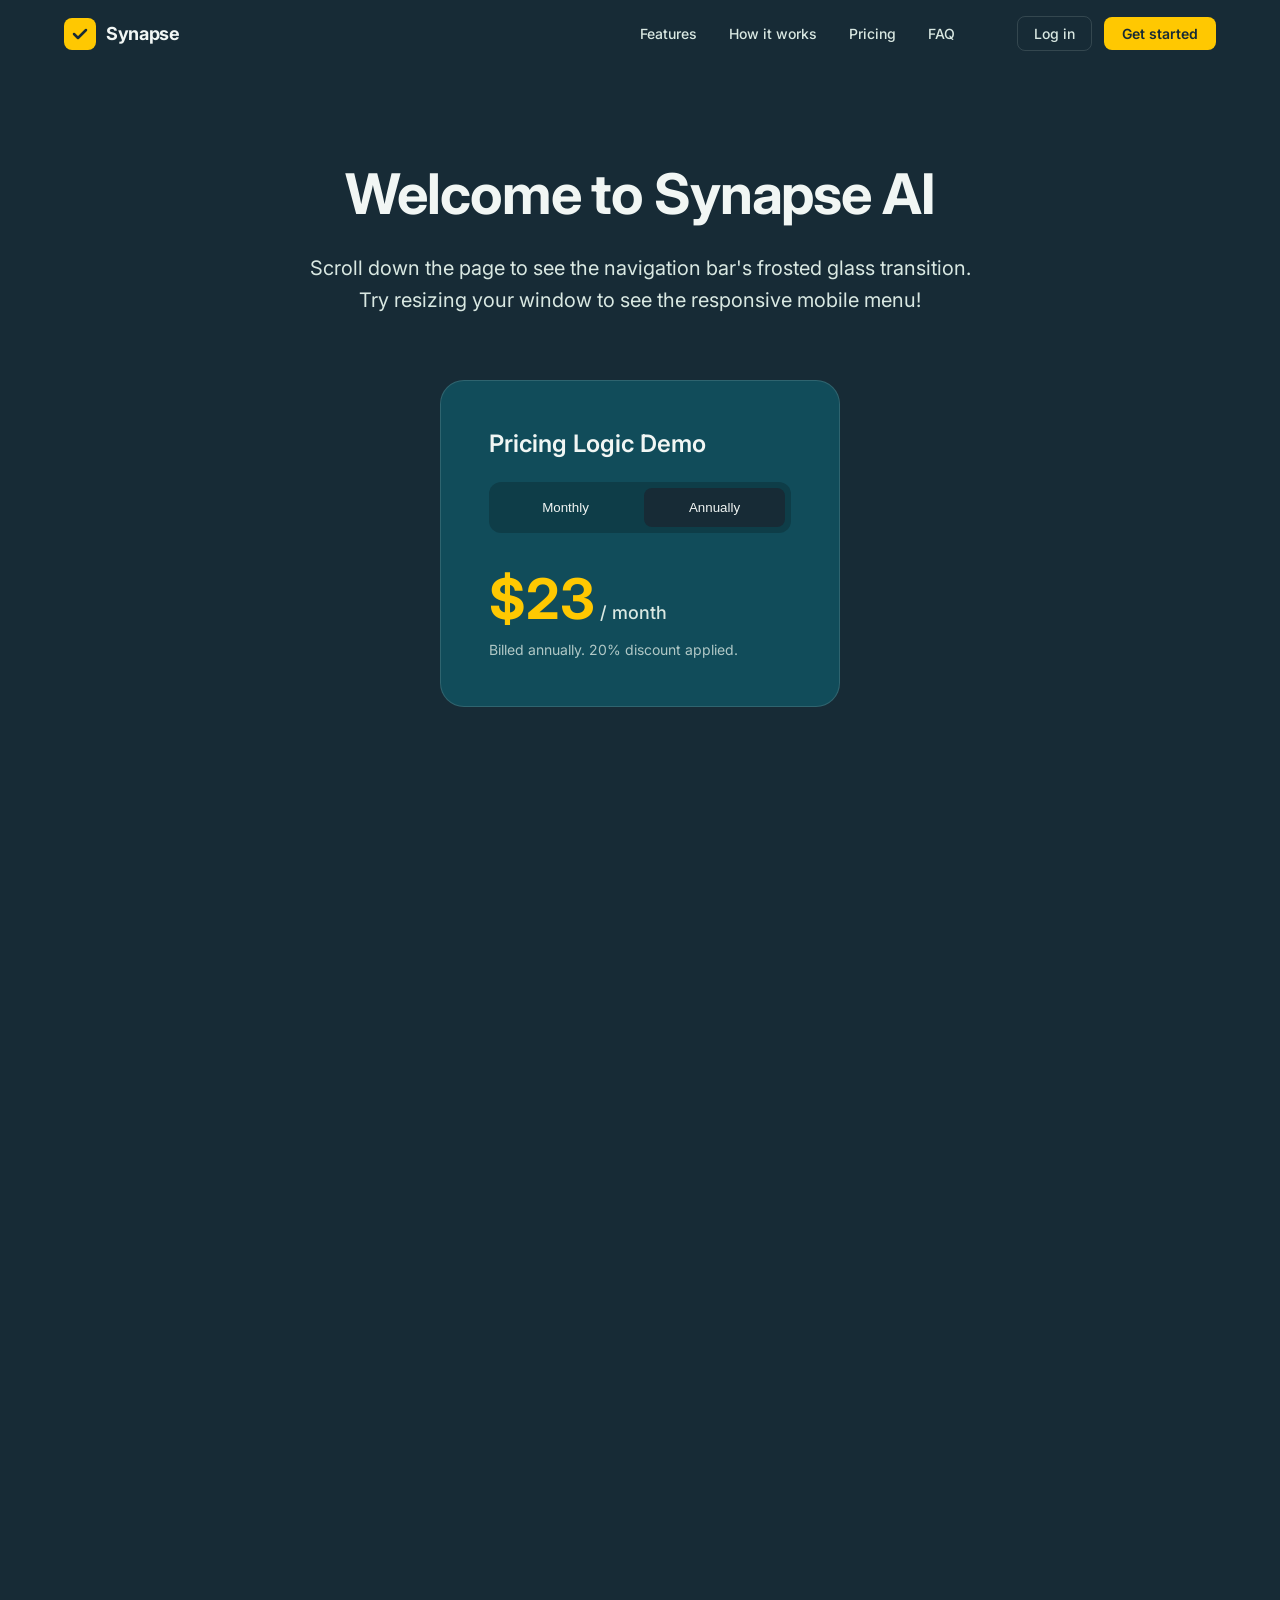
<file: index.html>
<!DOCTYPE html>
<html lang="en">
<head>
  <meta charset="UTF-8">
  <meta name="viewport" content="width=device-width, initial-scale=1.0">
  <title>Synapse AI</title>
  <link href="https://fonts.googleapis.com/css2?family=Inter:wght@400;500;600;700&display=swap" rel="stylesheet">
  <style>
    :root {
      /* Animation & Layout vars */
      --duration-layout: 250ms;
      --ease-in-out: cubic-bezier(0.4, 0, 0.2, 1);
      --ease-out: cubic-bezier(0.0, 0, 0.2, 1);
      --duration-hover: 150ms;
      --border-subtle: rgba(217, 232, 226, 0.15);
      --container-px: 1.5rem;
      --font-heading: 'Inter', sans-serif;
      
      /* Colors */
      --arctic: #F1F6F4;
      --mint: #D9E8E2;
      --oceanic: #172B36;
      --nocturnal: #114C5A;
      --forsythia: #FFC801;
      --saffron: #FF9932;
    }

    * { box-sizing: border-box; margin: 0; padding: 0; }

    body {
      background-color: var(--oceanic);
      color: var(--arctic);
      font-family: 'Inter', sans-serif;
      min-height: 200vh;
    }

    .container {
      max-width: 1200px;
      margin: 0 auto;
      padding-left: var(--container-px);
      padding-right: var(--container-px);
    }

    /* --- Navigation Styles --- */
    .nav {
      position: fixed;
      top: 0; left: 0; right: 0;
      z-index: 100;
      padding-block: 1rem;
      transition: background var(--duration-layout) var(--ease-in-out),
                  border-color var(--duration-layout) var(--ease-in-out),
                  backdrop-filter var(--duration-layout) var(--ease-in-out);
      border-bottom: 1px solid transparent;
    }
    .nav.scrolled {
      background: rgba(23, 43, 54, 0.85);
      backdrop-filter: blur(20px);
      -webkit-backdrop-filter: blur(20px);
      border-bottom-color: var(--border-subtle);
    }

    .inner { display: flex; align-items: center; gap: 2rem; }

    .logo { display: flex; align-items: center; gap: 0.625rem; text-decoration: none; flex-shrink: 0; }
    .logoMark { width: 32px; height: 32px; }
    .logoText {
      font-family: var(--font-heading);
      font-weight: 700;
      font-size: 1.125rem;
      color: var(--arctic);
      letter-spacing: -0.02em;
    }

    .links { display: flex; list-style: none; gap: 0.25rem; margin-left: auto; }
    .link {
      display: block;
      padding: 0.5rem 0.875rem;
      font-size: 0.875rem;
      font-weight: 500;
      color: var(--mint);
      text-decoration: none;
      border-radius: 8px;
      transition: color var(--duration-hover) var(--ease-out),
                  background var(--duration-hover) var(--ease-out);
    }
    .link:hover { color: var(--arctic); background: var(--border-subtle); }

    .actions { display: flex; align-items: center; gap: 0.75rem; margin-left: 1rem; }
    .btnOutline {
      padding: 0.5rem 1rem;
      font-size: 0.875rem;
      font-weight: 500;
      color: var(--mint);
      text-decoration: none;
      border-radius: 8px;
      border: 1px solid var(--border-subtle);
      transition: color var(--duration-hover) var(--ease-out),
                  border-color var(--duration-hover) var(--ease-out);
    }
    .btnOutline:hover { color: var(--arctic); border-color: rgba(217, 232, 226, 0.3); }

    .btnPrimary {
      padding: 0.5rem 1.125rem;
      font-size: 0.875rem;
      font-weight: 600;
      color: var(--oceanic);
      background: var(--forsythia);
      text-decoration: none;
      border-radius: 8px;
      display: inline-block;
      transition: opacity var(--duration-hover) var(--ease-out),
                  transform var(--duration-hover) var(--ease-out);
    }
    .btnPrimary:hover { opacity: 0.9; transform: translateY(-1px); }

    /* Hamburger Styles */
    .hamburger {
      display: none; flex-direction: column; gap: 5px; background: none;
      border: none; cursor: pointer; padding: 0.5rem; margin-left: auto;
    }
    .bar {
      display: block; width: 22px; height: 2px; background: var(--arctic);
      border-radius: 2px;
      transition: transform var(--duration-layout) var(--ease-in-out),
                  opacity var(--duration-layout) var(--ease-in-out);
    }
    .barOpen1 { transform: translateY(7px) rotate(45deg); }
    .barOpen2 { opacity: 0; }
    .barOpen3 { transform: translateY(-7px) rotate(-45deg); }

    /* Mobile Menu Styles */
    .mobileMenu {
      display: none;
      padding: 1.5rem var(--container-px);
      background: rgba(23, 43, 54, 0.98);
      backdrop-filter: blur(20px);
      border-top: 1px solid var(--border-subtle);
      animation: fadeIn 200ms var(--ease-out);
    }
    .mobileMenu.open { display: block; }
    .mobileMenu ul { list-style: none; display: flex; flex-direction: column; gap: 0.25rem; }
    .mobileLink {
      display: block; padding: 0.75rem 0.5rem; font-size: 1rem;
      font-weight: 500; color: var(--mint); text-decoration: none;
      border-radius: 8px;
      transition: color var(--duration-hover) var(--ease-out);
    }
    .mobileLink:hover { color: var(--arctic); }

    @keyframes fadeIn {
      from { opacity: 0; transform: translateY(-10px); }
      to { opacity: 1; transform: translateY(0); }
    }

    @media (max-width: 767px) {
      .links, .actions { display: none; }
      .hamburger { display: flex; }
    }

    /* --- Main Content & Pricing Styles --- */
    .main-content {
      padding-top: 10rem;
      padding-left: 1.5rem;
      padding-right: 1.5rem;
      max-width: 800px;
      margin: 0 auto;
      text-align: center;
    }
    .hero-title {
      font-size: 3.5rem;
      font-weight: 700;
      margin-bottom: 1.5rem;
      letter-spacing: -0.02em;
    }
    .hero-subtitle {
      font-size: 1.25rem;
      color: var(--mint);
      margin-bottom: 4rem;
      line-height: 1.6;
    }
    .pricing-card {
      background: var(--nocturnal);
      padding: 3rem;
      border-radius: 24px;
      border: 1px solid var(--border-subtle);
      display: inline-block;
      text-align: left;
      width: 100%;
      max-width: 400px;
    }
    .pricing-card h2 {
      font-size: 1.5rem;
      margin-bottom: 1.5rem;
      font-weight: 600;
    }
    .billing-toggle {
      display: flex;
      gap: 0.5rem;
      margin-bottom: 2rem;
      background: rgba(0,0,0,0.2);
      padding: 0.375rem;
      border-radius: 12px;
    }
    .toggle-btn {
      flex: 1;
      background: transparent;
      color: var(--arctic);
      border: none;
      padding: 0.75rem 1rem;
      border-radius: 8px;
      cursor: pointer;
      font-weight: 500;
      transition: background 0.2s;
    }
    .toggle-btn.active {
      background: var(--oceanic);
    }
    .price-display-wrapper {
      font-size: 3.5rem;
      font-weight: 700;
      color: var(--forsythia);
      margin-bottom: 0.5rem;
    }
    .price-period {
      font-size: 1.125rem;
      color: var(--mint);
      font-weight: 500;
    }
    .price-desc {
      color: var(--mint);
      font-size: 0.875rem;
      opacity: 0.8;
    }
  </style>
</head>
<body>

  <!-- Navigation -->
  <header id="nav" class="nav" role="banner">
    <nav class="container inner" aria-label="Main navigation">
      <!-- Logo -->
      <a href="#" class="logo" aria-label="Synapse AI — home">
        <svg class="logoMark" viewBox="0 0 32 32" fill="none" xmlns="http://www.w3.org/2000/svg">
          <rect width="32" height="32" rx="8" fill="var(--forsythia)"/>
          <path d="M10 16L14 20L22 12" stroke="var(--oceanic)" stroke-width="2.5" stroke-linecap="round" stroke-linejoin="round"/>
        </svg>
        <span class="logoText">Synapse</span>
      </a>

      <!-- Desktop links -->
      <ul class="links" role="list">
        <li><a href="#features" class="link">Features</a></li>
        <li><a href="#workflow" class="link">How it works</a></li>
        <li><a href="#pricing" class="link">Pricing</a></li>
        <li><a href="#faq" class="link">FAQ</a></li>
      </ul>

      <!-- CTA -->
      <div class="actions">
        <a href="#pricing" class="btnOutline">Log in</a>
        <a href="#pricing" class="btnPrimary">Get started</a>
      </div>

      <!-- Mobile hamburger -->
      <button id="hamburger" class="hamburger" aria-expanded="false" aria-label="Open menu">
        <span class="bar" id="bar1"></span>
        <span class="bar" id="bar2"></span>
        <span class="bar" id="bar3"></span>
      </button>
    </nav>

    <!-- Mobile menu -->
    <div id="mobileMenu" class="mobileMenu" role="dialog" aria-label="Mobile navigation">
      <ul role="list">
        <li><a href="#features" class="mobileLink">Features</a></li>
        <li><a href="#workflow" class="mobileLink">How it works</a></li>
        <li><a href="#pricing" class="mobileLink">Pricing</a></li>
        <li><a href="#faq" class="mobileLink">FAQ</a></li>
      </ul>
      <a href="#pricing" class="btnPrimary" style="margin-top: 1rem; display: block; text-align: center;">
        Get started free
      </a>
    </div>
  </header>

  <!-- Main Content -->
  <main class="main-content">
    <h1 class="hero-title">Welcome to Synapse AI</h1>
    <p class="hero-subtitle" id="heroSubtitle">
      Scroll down the page to see the navigation bar's frosted glass transition.<br/>
      Try resizing your window to see the responsive mobile menu!
    </p>

    <!-- Pricing Demonstration -->
    <div id="pricing" class="pricing-card">
      <h2>Pricing Logic Demo</h2>
      
      <div class="billing-toggle">
        <button id="btnMonthly" class="toggle-btn">Monthly</button>
        <button id="btnAnnually" class="toggle-btn active">Annually</button>
      </div>

      <div class="price-display-wrapper">
        <span id="priceValue">$0</span><span class="price-period"> / month</span>
      </div>
      <p id="priceDesc" class="price-desc"></p>
    </div>
  </main>

  <script>
    // ==========================================
    // 1. SCROLL & MEDIA QUERY LOGIC
    // ==========================================
    const nav = document.getElementById('nav');
    const heroSubtitle = document.getElementById('heroSubtitle');

    window.addEventListener('scroll', () => {
      if (window.scrollY > 20) {
        nav.classList.add('scrolled');
      } else {
        nav.classList.remove('scrolled');
      }
    }, { passive: true });

    // Update text based on screen size (replacing useMediaQuery)
    function checkMobile() {
      if (window.innerWidth <= 767) {
        heroSubtitle.innerHTML = "Scroll down the page to see the navigation bar's frosted glass transition.<br/>You're viewing the mobile layout!";
      } else {
        heroSubtitle.innerHTML = "Scroll down the page to see the navigation bar's frosted glass transition.<br/>Try resizing your window to see the responsive mobile menu!";
      }
    }
    window.addEventListener('resize', checkMobile);
    checkMobile(); // Check on load

    // ==========================================
    // 2. MOBILE MENU LOGIC
    // ==========================================
    const hamburger = document.getElementById('hamburger');
    const mobileMenu = document.getElementById('mobileMenu');
    const bar1 = document.getElementById('bar1');
    const bar2 = document.getElementById('bar2');
    const bar3 = document.getElementById('bar3');
    const mobileLinks = document.querySelectorAll('.mobileLink');
    let menuOpen = false;

    function toggleMenu() {
      menuOpen = !menuOpen;
      hamburger.setAttribute('aria-expanded', menuOpen);
      hamburger.setAttribute('aria-label', menuOpen ? 'Close menu' : 'Open menu');
      
      if (menuOpen) {
        mobileMenu.classList.add('open');
        bar1.classList.add('barOpen1');
        bar2.classList.add('barOpen2');
        bar3.classList.add('barOpen3');
      } else {
        mobileMenu.classList.remove('open');
        bar1.classList.remove('barOpen1');
        bar2.classList.remove('barOpen2');
        bar3.classList.remove('barOpen3');
      }
    }

    hamburger.addEventListener('click', toggleMenu);

    // Close menu when clicking a mobile link
    mobileLinks.forEach(link => {
      link.addEventListener('click', () => {
        if (menuOpen) toggleMenu();
      });
    });

    // Close menu on escape key
    document.addEventListener('keydown', (e) => {
      if (e.key === 'Escape' && menuOpen) toggleMenu();
    });

    // ==========================================
    // 3. PRICING LOGIC
    // ==========================================
    const PRICING_MATRIX = {
      annualDiscount: 0.8,
      currencies: {
        USD: { symbol: '$', multiplier: 1 },
        EUR: { symbol: '€', multiplier: 0.95 },
        INR: { symbol: '₹', multiplier: 83 }
      }
    };

    let isAnnual = true;
    const basePrice = 29;
    const currencyKey = 'USD';

    function calcPrice(base, curr, annual) {
      const multiplier = PRICING_MATRIX.currencies[curr].multiplier;
      const monthly = base * multiplier;
      if (annual) {
        return (monthly * 12 * PRICING_MATRIX.annualDiscount) / 12; // per-month equivalent
      }
      return monthly;
    }

    function formatPrice(amount, curr) {
      const symbol = PRICING_MATRIX.currencies[curr].symbol;
      return `${symbol}${Math.round(amount).toLocaleString()}`;
    }

    const btnMonthly = document.getElementById('btnMonthly');
    const btnAnnually = document.getElementById('btnAnnually');
    const priceValue = document.getElementById('priceValue');
    const priceDesc = document.getElementById('priceDesc');

    function updatePricingUI() {
      // Calculate & Format
      const finalPrice = calcPrice(basePrice, currencyKey, isAnnual);
      priceValue.textContent = formatPrice(finalPrice, currencyKey);

      // Update Toggles & Description
      if (isAnnual) {
        btnAnnually.classList.add('active');
        btnMonthly.classList.remove('active');
        priceDesc.textContent = 'Billed annually. 20% discount applied.';
      } else {
        btnMonthly.classList.add('active');
        btnAnnually.classList.remove('active');
        priceDesc.textContent = 'Billed monthly. Cancel anytime.';
      }
    }

    // Attach listeners
    btnMonthly.addEventListener('click', () => {
      isAnnual = false;
      updatePricingUI();
    });

    btnAnnually.addEventListener('click', () => {
      isAnnual = true;
      updatePricingUI();
    });

    // Initialize on load
    updatePricingUI();

  </script>
</body>
</html>
</file>
